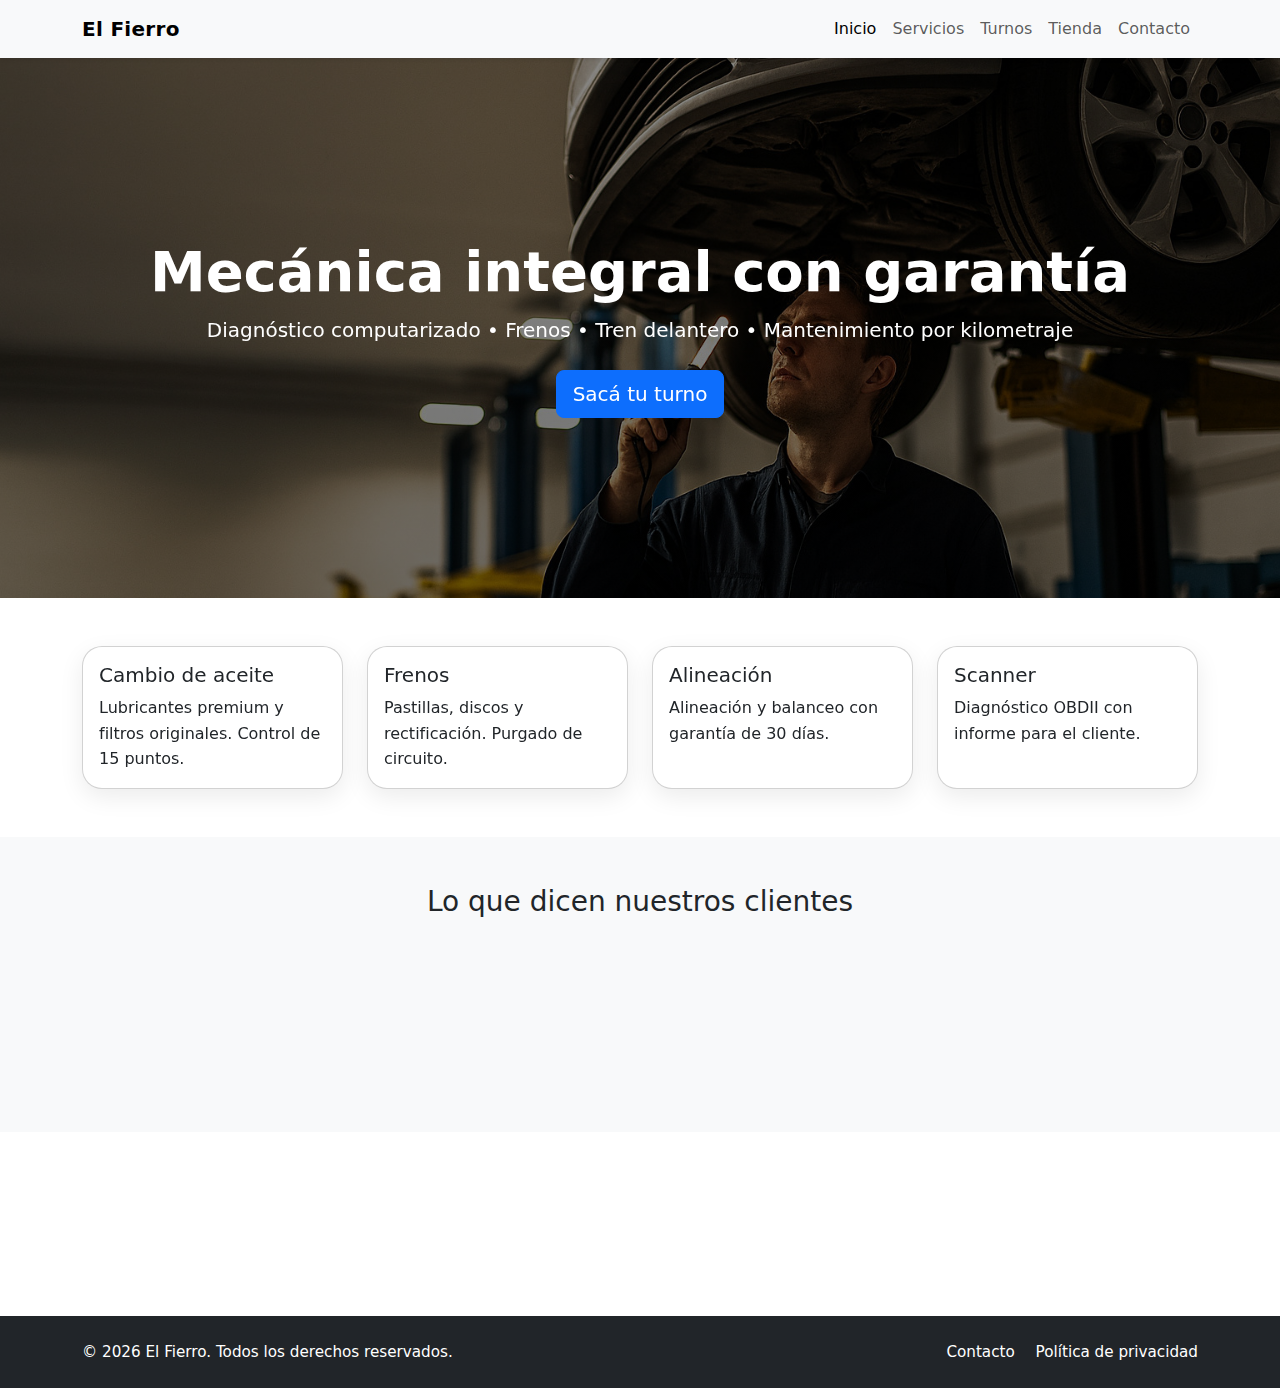
<file: index.html>
<!doctype html>
<html lang="es">
<head>
  <meta charset="utf-8">
  <meta name="viewport" content="width=device-width, initial-scale=1">
  <title>Taller Mecánico El Fierro | Servicio integral automotor en Morón</title>
  <meta name="description" content="El Fierro: mecánica integral, frenos, tren delantero, diagnóstico computarizado, servicio de mantenimiento y más. Turnos online. Morón, Buenos Aires.">
  <link rel="canonical" href="https://tu-dominio-o-github-pages/index.html">
  <link rel="icon" href="assets/img/placeholder-16.png">
  <meta property="og:type" content="website">
  <meta property="og:title" content="Taller Mecánico El Fierro">
  <meta property="og:description" content="Servicio integral automotor. Turnos online. Morón, Buenos Aires.">
  <meta property="og:image" content="https://tu-dominio-o-github-pages/assets/img/hero.jpg">
  <meta property="og:url" content="https://tu-dominio-o-github-pages/">
  <meta name="twitter:card" content="summary_large_image">
  <link href="https://cdn.jsdelivr.net/npm/bootstrap@5.3.3/dist/css/bootstrap.min.css" rel="stylesheet">
  <link href="https://cdn.jsdelivr.net/npm/aos@2.3.4/dist/aos.css" rel="stylesheet">
  <link rel="stylesheet" href="assets/css/styles.css">
  <script type="application/ld+json">
  {"@context":"https://schema.org","@type":"AutoRepair","name":"Taller Mecánico El Fierro","image":"https://tu-dominio-o-github-pages/assets/img/hero.jpg","url":"https://tu-dominio-o-github-pages/","telephone":"+54 11 5555-1234","address":{"@type":"PostalAddress","streetAddress":"Av. Rivadavia 12345","addressLocality":"Morón","addressRegion":"Buenos Aires","postalCode":"1708","addressCountry":"AR"},"openingHours":"Mo-Fr 09:00-19:00","priceRange":"$$","sameAs":["https://www.facebook.com/elfierro.taller","https://www.instagram.com/elfierro.taller"]}
  </script>
</head>
<body>
  <header class="sticky-top shadow-sm" role="banner">
    <nav class="navbar navbar-expand-lg bg-light" aria-label="Navegación principal">
      <div class="container">
        <a class="navbar-brand fw-bold" href="index.html" aria-current="page">El Fierro</a>
        <button class="navbar-toggler" type="button" data-bs-toggle="collapse" data-bs-target="#nav" aria-controls="nav" aria-expanded="false" aria-label="Mostrar menú"><span class="navbar-toggler-icon"></span></button>
        <div class="collapse navbar-collapse" id="nav">
          <ul class="navbar-nav ms-auto mb-2 mb-lg-0">
            <li class="nav-item"><a class="nav-link active" href="index.html" aria-current="page">Inicio</a></li>
            <li class="nav-item"><a class="nav-link" href="servicios.html">Servicios</a></li>
            <li class="nav-item"><a class="nav-link" href="turnos.html">Turnos</a></li>
            <li class="nav-item"><a class="nav-link" href="tienda.html">Tienda</a></li>
            <li class="nav-item"><a class="nav-link" href="contacto.html">Contacto</a></li>
          </ul>
        </div>
      </div>
    </nav>
  </header>
  <section class="hero d-flex align-items-center text-white" style="background-image:url('assets/img/hero.jpg');" role="region" aria-label="Portada">
    <div class="container text-center" data-aos="fade-up">
      <h1 class="display-4 fw-bold">Mecánica integral con garantía</h1>
      <p class="lead">Diagnóstico computarizado • Frenos • Tren delantero • Mantenimiento por kilometraje</p>
      <a class="btn btn-primary btn-lg mt-2" href="turnos.html">Sacá tu turno</a>
    </div>
  </section>
  <section class="py-5" role="region" aria-label="Destacados">
    <div class="container">
      <div class="row g-4">
        <div class="col-12 col-md-6 col-lg-3" data-aos="zoom-in"><div class="feature card h-100"><div class="card-body"><h3 class="h5">Cambio de aceite</h3><p class="mb-0">Lubricantes premium y filtros originales. Control de 15 puntos.</p></div></div></div>
        <div class="col-12 col-md-6 col-lg-3" data-aos="zoom-in" data-aos-delay="100"><div class="feature card h-100"><div class="card-body"><h3 class="h5">Frenos</h3><p class="mb-0">Pastillas, discos y rectificación. Purgado de circuito.</p></div></div></div>
        <div class="col-12 col-md-6 col-lg-3" data-aos="zoom-in" data-aos-delay="200"><div class="feature card h-100"><div class="card-body"><h3 class="h5">Alineación</h3><p class="mb-0">Alineación y balanceo con garantía de 30 días.</p></div></div></div>
        <div class="col-12 col-md-6 col-lg-3" data-aos="zoom-in" data-aos-delay="300"><div class="feature card h-100"><div class="card-body"><h3 class="h5">Scanner</h3><p class="mb-0">Diagnóstico OBDII con informe para el cliente.</p></div></div></div>
      </div>
    </div>
  </section>
  <section class="py-5 bg-light" aria-label="Reseñas de clientes">
    <div class="container">
      <h2 class="h3 text-center mb-4">Lo que dicen nuestros clientes</h2>
      <div class="row g-4">
        <div class="col-md-4" data-aos="fade-right"><blockquote class="blockquote card h-100 p-3"><p>"Rápidos y súper claros. Volví a la ruta en el día."</p><footer class="blockquote-footer">Mariana, Ituzaingó</footer></blockquote></div>
        <div class="col-md-4" data-aos="fade-up"><blockquote class="blockquote card h-100 p-3"><p>"Me explicaron todo con detalle. Precios acordes."</p><footer class="blockquote-footer">Carlos, Haedo</footer></blockquote></div>
        <div class="col-md-4" data-aos="fade-left"><blockquote class="blockquote card h-100 p-3"><p>"La alineación quedó perfecta. Recomiendo."</p><footer class="blockquote-footer">Lucía, Morón</footer></blockquote></div>
      </div>
    </div>
  </section>
  <section class="py-5 text-center" aria-label="Llamado a la acción">
    <div class="container" data-aos="zoom-in"><h2 class="h3">¿Listo para mantener tu vehículo al día?</h2><a class="btn btn-outline-primary mt-2" href="servicios.html">Ver servicios</a></div>
  </section>
  <footer class="py-4 bg-dark text-white" role="contentinfo">
    <div class="container d-flex flex-column flex-md-row justify-content-between align-items-center gap-2">
      <p class="mb-0">© <span id="year"></span> El Fierro. Todos los derechos reservados.</p>
      <nav aria-label="Enlaces legales">
        <a class="text-white text-decoration-none me-3" href="contacto.html">Contacto</a>
        <a class="text-white text-decoration-none" href="#">Política de privacidad</a>
      </nav>
    </div>
  </footer>
  <script src="https://cdn.jsdelivr.net/npm/bootstrap@5.3.3/dist/js/bootstrap.bundle.min.js"></script>
  <script src="https://cdn.jsdelivr.net/npm/aos@2.3.4/dist/aos.js"></script>
  <script src="assets/js/main.js"></script>
</body>
</html>
</file>
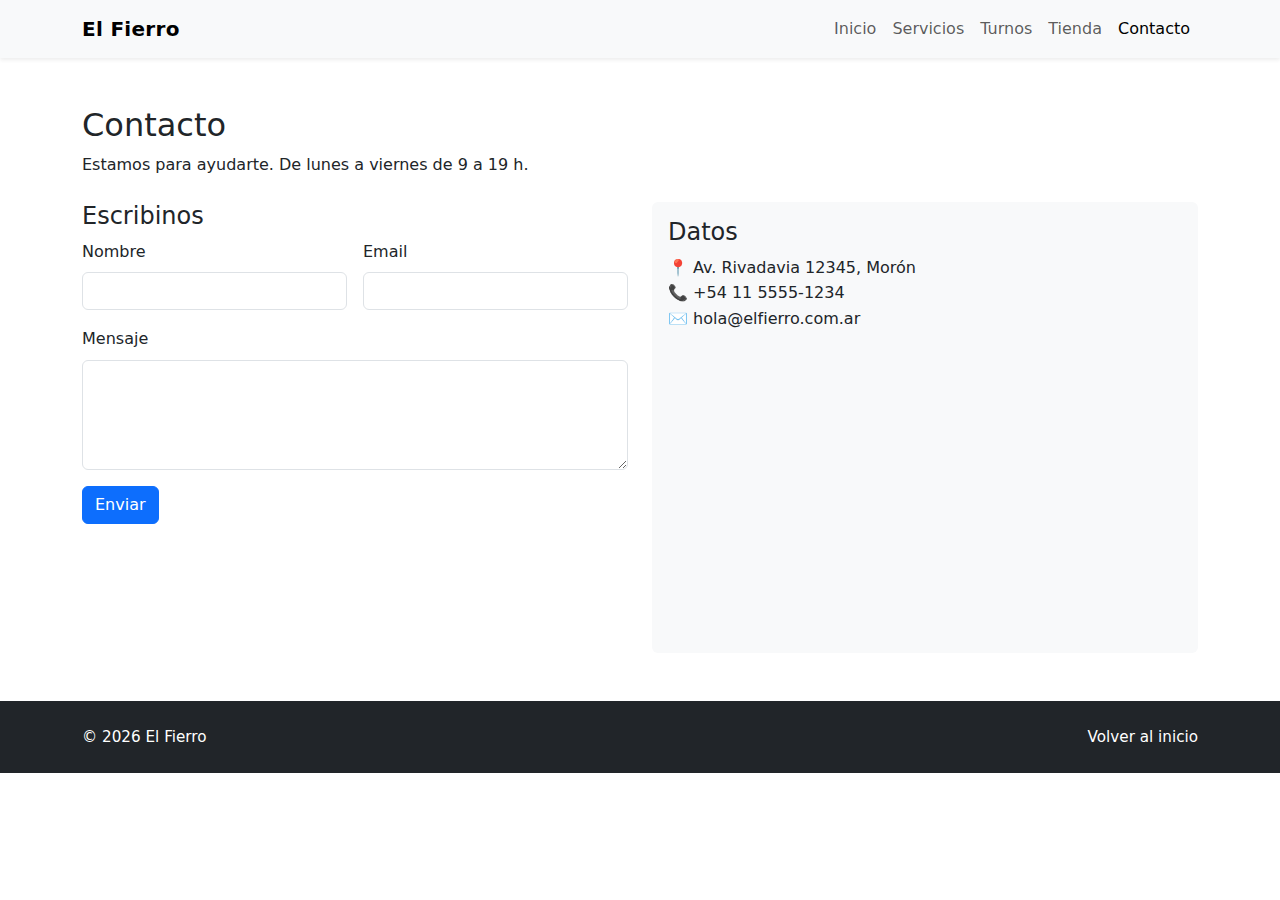
<file: contacto.html>
<!doctype html>
<html lang="es">
<head>
  <meta charset="utf-8">
  <meta name="viewport" content="width=device-width, initial-scale=1">
  <title>Contacto | Taller Mecánico El Fierro</title>
  <meta name="description" content="Contactanos por WhatsApp, email o visitanos en Morón. Envíanos tu consulta.">
  <link rel="canonical" href="https://tu-dominio-o-github-pages/contacto.html">
  <link href="https://cdn.jsdelivr.net/npm/bootstrap@5.3.3/dist/css/bootstrap.min.css" rel="stylesheet">
  <link href="https://cdn.jsdelivr.net/npm/aos@2.3.4/dist/aos.css" rel="stylesheet">
  <link rel="stylesheet" href="assets/css/styles.css">
</head>
<body>
  <header class="sticky-top shadow-sm">
    <nav class="navbar navbar-expand-lg bg-light" aria-label="Navegación principal">
      <div class="container">
        <a class="navbar-brand fw-bold" href="index.html">El Fierro</a>
        <button class="navbar-toggler" type="button" data-bs-toggle="collapse" data-bs-target="#nav" aria-controls="nav" aria-expanded="false" aria-label="Mostrar menú">
          <span class="navbar-toggler-icon"></span>
        </button>
        <div class="collapse navbar-collapse" id="nav">
          <ul class="navbar-nav ms-auto mb-2 mb-lg-0">
            <li class="nav-item"><a class="nav-link" href="index.html">Inicio</a></li>
            <li class="nav-item"><a class="nav-link" href="servicios.html">Servicios</a></li>
            <li class="nav-item"><a class="nav-link" href="turnos.html">Turnos</a></li>
            <li class="nav-item"><a class="nav-link" href="tienda.html">Tienda</a></li>
            <li class="nav-item"><a class="nav-link active" aria-current="page" href="contacto.html">Contacto</a></li>
          </ul>
        </div>
      </div>
    </nav>
  </header>

  <main class="container py-5">
    <header class="mb-4">
      <h1 class="h2">Contacto</h1>
      <p>Estamos para ayudarte. De lunes a viernes de 9 a 19 h.</p>
    </header>

    <div class="row g-4">
      <section class="col-md-6" aria-labelledby="titulo-form">
        <h2 id="titulo-form" class="h4">Escribinos</h2>
        <form id="form-contacto" class="row g-3" novalidate>
          <div class="col-sm-6">
            <label for="c-nombre" class="form-label">Nombre</label>
            <input type="text" id="c-nombre" class="form-control" required>
            <div class="invalid-feedback">Ingresá tu nombre.</div>
          </div>
          <div class="col-sm-6">
            <label for="c-email" class="form-label">Email</label>
            <input type="email" id="c-email" class="form-control" required>
            <div class="invalid-feedback">Ingresá un email válido.</div>
          </div>
          <div class="col-12">
            <label for="c-msg" class="form-label">Mensaje</label>
            <textarea id="c-msg" class="form-control" rows="4" required></textarea>
            <div class="invalid-feedback">Escribí tu consulta.</div>
          </div>
          <div class="col-12">
            <button class="btn btn-primary" type="submit">Enviar</button>
            <span id="contacto-ok" class="ms-2 text-success d-none" role="status" aria-live="polite">✔ Mensaje enviado.</span>
          </div>
        </form>
      </section>

      <aside class="col-md-6" aria-label="Datos de contacto y mapa">
        <div class="p-3 bg-light rounded h-100">
          <h2 class="h4">Datos</h2>
          <ul class="list-unstyled mb-3">
            <li>📍 Av. Rivadavia 12345, Morón</li>
            <li>📞 +54 11 5555-1234</li>
            <li>✉️ hola@elfierro.com.ar</li>
          </ul>
          <div class="ratio ratio-16x9 rounded overflow-hidden">
            <iframe title="Mapa del taller" loading="lazy" referrerpolicy="no-referrer-when-downgrade" src="https://www.google.com/maps?q=Mor%C3%B3n%2C%20Buenos%20Aires&output=embed"></iframe>
          </div>
        </div>
      </aside>
    </div>
  </main>

  <footer class="py-4 bg-dark text-white">
    <div class="container d-flex flex-column flex-md-row justify-content-between align-items-center gap-2">
      <p class="mb-0">© <span id="year"></span> El Fierro</p>
      <a class="text-white text-decoration-none" href="index.html">Volver al inicio</a>
    </div>
  </footer>

  <script src="https://cdn.jsdelivr.net/npm/bootstrap@5.3.3/dist/js/bootstrap.bundle.min.js"></script>
  <script src="https://cdn.jsdelivr.net/npm/aos@2.3.4/dist/aos.js"></script>
  <script src="assets/js/main.js"></script>
</body>
</html>
</file>
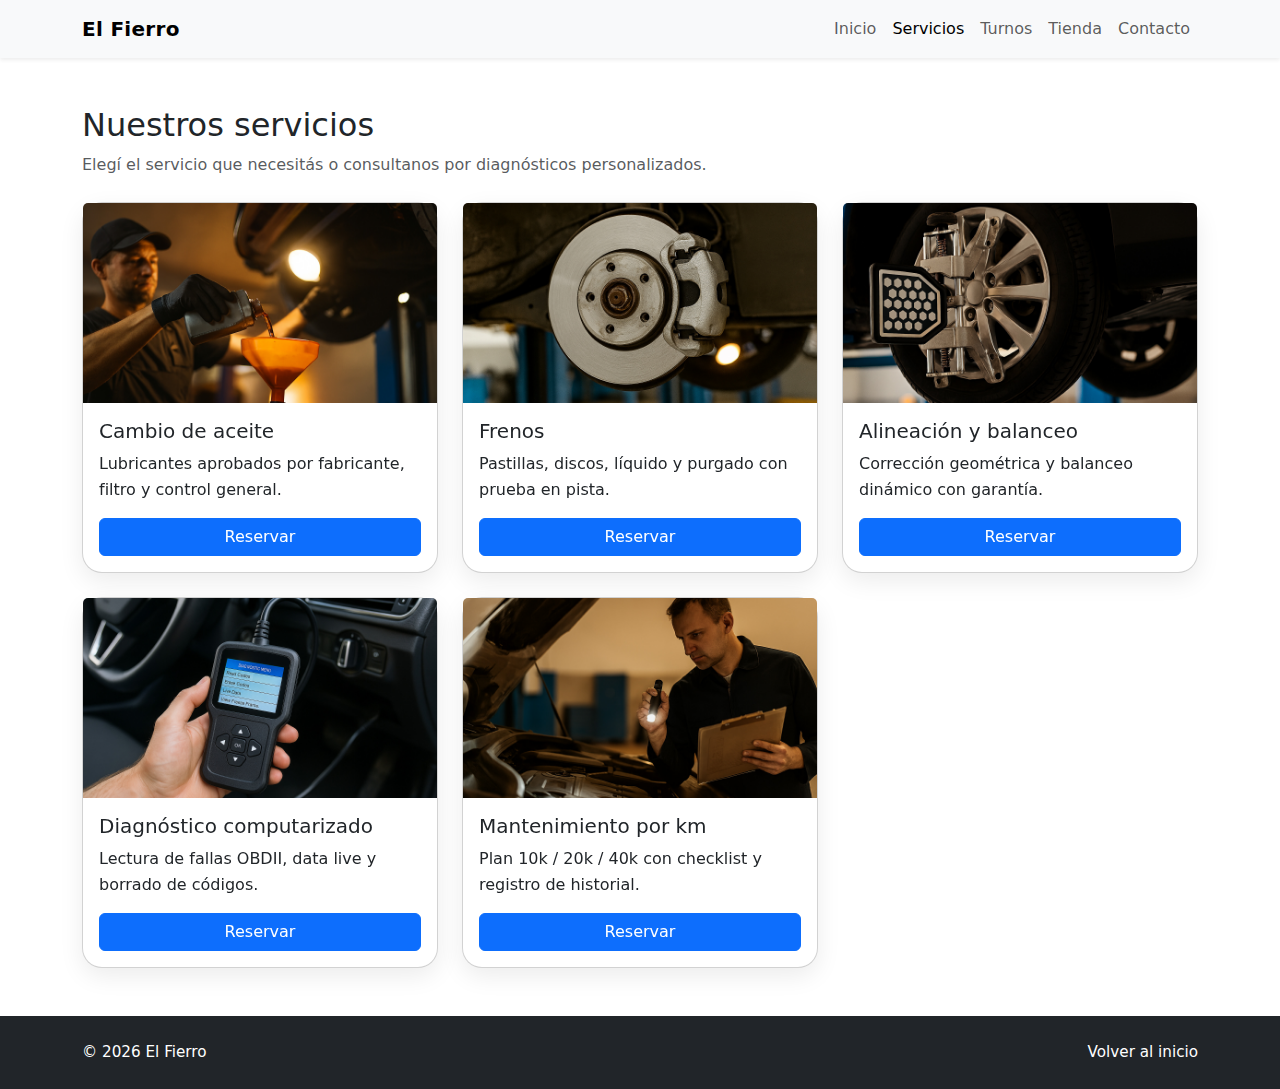
<file: servicios.html>
<!doctype html>
<html lang="es">
<head>
  <meta charset="utf-8">
  <meta name="viewport" content="width=device-width, initial-scale=1">
  <title>Servicios | Taller Mecánico El Fierro</title>
  <meta name="description" content="Listado de servicios: cambio de aceite, frenos, suspensión, alineación y balanceo, diagnóstico computarizado, mantenimiento por kilometraje.">
  <link rel="canonical" href="https://tu-dominio-o-github-pages/servicios.html">
  <link href="https://cdn.jsdelivr.net/npm/bootstrap@5.3.3/dist/css/bootstrap.min.css" rel="stylesheet">
  <link href="https://cdn.jsdelivr.net/npm/aos@2.3.4/dist/aos.css" rel="stylesheet">
  <link rel="stylesheet" href="assets/css/styles.css">
</head>
<body>
  <header class="sticky-top shadow-sm">
    <nav class="navbar navbar-expand-lg bg-light" aria-label="Navegación principal">
      <div class="container">
        <a class="navbar-brand fw-bold" href="index.html">El Fierro</a>
        <button class="navbar-toggler" type="button" data-bs-toggle="collapse" data-bs-target="#nav" aria-controls="nav" aria-expanded="false" aria-label="Mostrar menú">
          <span class="navbar-toggler-icon"></span>
        </button>
        <div class="collapse navbar-collapse" id="nav">
          <ul class="navbar-nav ms-auto mb-2 mb-lg-0">
            <li class="nav-item"><a class="nav-link" href="index.html">Inicio</a></li>
            <li class="nav-item"><a class="nav-link active" aria-current="page" href="servicios.html">Servicios</a></li>
            <li class="nav-item"><a class="nav-link" href="turnos.html">Turnos</a></li>
            <li class="nav-item"><a class="nav-link" href="tienda.html">Tienda</a></li>
            <li class="nav-item"><a class="nav-link" href="contacto.html">Contacto</a></li>
          </ul>
        </div>
      </div>
    </nav>
  </header>

  <main class="py-5 container">
    <header class="mb-4">
      <h1 class="h2">Nuestros servicios</h1>
      <p class="text-muted">Elegí el servicio que necesitás o consultanos por diagnósticos personalizados.</p>
    </header>

    <div class="row g-4">
      <article class="col-md-6 col-lg-4" data-aos="fade-up">
        <div class="card h-100 service-card">
          <img src="assets/img/cambio-aceite.jpg" class="card-img-top" alt="Cambio de aceite y filtro en taller">
          <div class="card-body d-flex flex-column">
            <h2 class="h5">Cambio de aceite</h2>
            <p>Lubricantes aprobados por fabricante, filtro y control general.</p>
            <a href="turnos.html#form-turno" class="btn btn-primary mt-auto">Reservar</a>
          </div>
        </div>
      </article>

      <article class="col-md-6 col-lg-4" data-aos="fade-up" data-aos-delay="100">
        <div class="card h-100 service-card">
          <img src="assets/img/frenos.jpg" class="card-img-top" alt="Servicio de frenos, reemplazo de pastillas y discos">
          <div class="card-body d-flex flex-column">
            <h2 class="h5">Frenos</h2>
            <p>Pastillas, discos, líquido y purgado con prueba en pista.</p>
            <a href="turnos.html#form-turno" class="btn btn-primary mt-auto">Reservar</a>
          </div>
        </div>
      </article>

      <article class="col-md-6 col-lg-4" data-aos="fade-up" data-aos-delay="200">
        <div class="card h-100 service-card">
          <img src="assets/img/alineacion.jpg" class="card-img-top" alt="Alineación y balanceo de ruedas">
          <div class="card-body d-flex flex-column">
            <h2 class="h5">Alineación y balanceo</h2>
            <p>Corrección geométrica y balanceo dinámico con garantía.</p>
            <a href="turnos.html#form-turno" class="btn btn-primary mt-auto">Reservar</a>
          </div>
        </div>
      </article>

      <article class="col-md-6 col-lg-4" data-aos="fade-up">
        <div class="card h-100 service-card">
          <img src="assets/img/mecanico-1.jpg" class="card-img-top" alt="Diagnóstico computarizado con scanner OBDII">
          <div class="card-body d-flex flex-column">
            <h2 class="h5">Diagnóstico computarizado</h2>
            <p>Lectura de fallas OBDII, data live y borrado de códigos.</p>
            <a href="turnos.html#form-turno" class="btn btn-primary mt-auto">Reservar</a>
          </div>
        </div>
      </article>

      <article class="col-md-6 col-lg-4" data-aos="fade-up" data-aos-delay="100">
        <div class="card h-100 service-card">
          <img src="assets/img/mecanico-2.jpg" class="card-img-top" alt="Mantenimiento por kilometraje">
          <div class="card-body d-flex flex-column">
            <h2 class="h5">Mantenimiento por km</h2>
            <p>Plan 10k / 20k / 40k con checklist y registro de historial.</p>
            <a href="turnos.html#form-turno" class="btn btn-primary mt-auto">Reservar</a>
          </div>
        </div>
      </article>
    </div>
  </main>

  <footer class="py-4 bg-dark text-white">
    <div class="container d-flex flex-column flex-md-row justify-content-between align-items-center gap-2">
      <p class="mb-0">© <span id="year"></span> El Fierro</p>
      <a class="text-white text-decoration-none" href="index.html">Volver al inicio</a>
    </div>
  </footer>

  <script src="https://cdn.jsdelivr.net/npm/bootstrap@5.3.3/dist/js/bootstrap.bundle.min.js"></script>
  <script src="https://cdn.jsdelivr.net/npm/aos@2.3.4/dist/aos.js"></script>
  <script src="assets/js/main.js"></script>
</body>
</html>
</file>
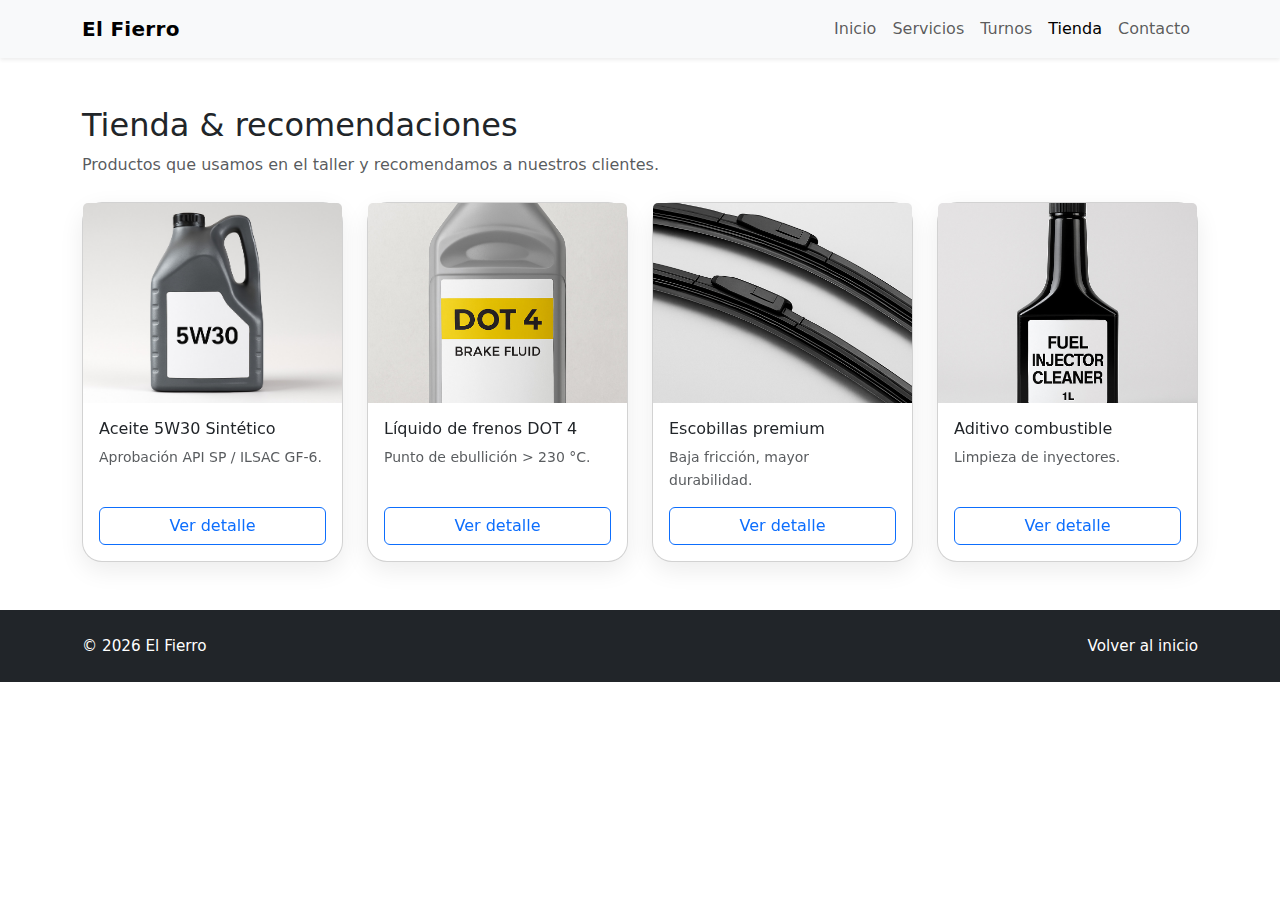
<file: tienda.html>
<!doctype html>
<html lang="es">
<head>
  <meta charset="utf-8">
  <meta name="viewport" content="width=device-width, initial-scale=1">
  <title>Tienda | Taller Mecánico El Fierro</title>
  <meta name="description" content="Accesorios y repuestos recomendados: lubricantes, escobillas, aditivos y más.">
  <link rel="canonical" href="https://tu-dominio-o-github-pages/tienda.html">
  <link href="https://cdn.jsdelivr.net/npm/bootstrap@5.3.3/dist/css/bootstrap.min.css" rel="stylesheet">
  <link href="https://cdn.jsdelivr.net/npm/aos@2.3.4/dist/aos.css" rel="stylesheet">
  <link rel="stylesheet" href="assets/css/styles.css">
</head>
<body>
  <header class="sticky-top shadow-sm">
    <nav class="navbar navbar-expand-lg bg-light" aria-label="Navegación principal">
      <div class="container">
        <a class="navbar-brand fw-bold" href="index.html">El Fierro</a>
        <button class="navbar-toggler" type="button" data-bs-toggle="collapse" data-bs-target="#nav" aria-controls="nav" aria-expanded="false" aria-label="Mostrar menú">
          <span class="navbar-toggler-icon"></span>
        </button>
        <div class="collapse navbar-collapse" id="nav">
          <ul class="navbar-nav ms-auto mb-2 mb-lg-0">
            <li class="nav-item"><a class="nav-link" href="index.html">Inicio</a></li>
            <li class="nav-item"><a class="nav-link" href="servicios.html">Servicios</a></li>
            <li class="nav-item"><a class="nav-link" href="turnos.html">Turnos</a></li>
            <li class="nav-item"><a class="nav-link active" aria-current="page" href="tienda.html">Tienda</a></li>
            <li class="nav-item"><a class="nav-link" href="contacto.html">Contacto</a></li>
          </ul>
        </div>
      </div>
    </nav>
  </header>

  <main class="container py-5">
    <header class="mb-4">
      <h1 class="h2">Tienda & recomendaciones</h1>
      <p class="text-muted">Productos que usamos en el taller y recomendamos a nuestros clientes.</p>
    </header>

    <div class="row row-cols-1 row-cols-sm-2 row-cols-lg-4 g-4">
      <div class="col" data-aos="fade-up">
        <div class="card h-100 product-card">
          <img src="assets/img/placeholder-1.jpg" class="card-img-top" alt="Aceite sintético 5W30">
          <div class="card-body d-flex flex-column">
            <h2 class="h6">Aceite 5W30 Sintético</h2>
            <p class="small text-muted">Aprobación API SP / ILSAC GF-6.</p>
            <a href="#" class="btn btn-outline-primary mt-auto" aria-label="Ver detalle Aceite 5W30">Ver detalle</a>
          </div>
        </div>
      </div>
      <div class="col" data-aos="fade-up" data-aos-delay="100">
        <div class="card h-100 product-card">
          <img src="assets/img/placeholder-2.jpg" class="card-img-top" alt="Líquido de frenos DOT 4">
          <div class="card-body d-flex flex-column">
            <h2 class="h6">Líquido de frenos DOT 4</h2>
            <p class="small text-muted">Punto de ebullición > 230 °C.</p>
            <a href="#" class="btn btn-outline-primary mt-auto">Ver detalle</a>
          </div>
        </div>
      </div>
      <div class="col" data-aos="fade-up" data-aos-delay="200">
        <div class="card h-100 product-card">
          <img src="assets/img/placeholder-3.jpg" class="card-img-top" alt="Escobillas limpiaparabrisas">
          <div class="card-body d-flex flex-column">
            <h2 class="h6">Escobillas premium</h2>
            <p class="small text-muted">Baja fricción, mayor durabilidad.</p>
            <a href="#" class="btn btn-outline-primary mt-auto">Ver detalle</a>
          </div>
        </div>
      </div>
      <div class="col" data-aos="fade-up" data-aos-delay="300">
        <div class="card h-100 product-card">
          <img src="assets/img/placeholder-4.jpg" class="card-img-top" alt="Aditivo para combustible">
          <div class="card-body d-flex flex-column">
            <h2 class="h6">Aditivo combustible</h2>
            <p class="small text-muted">Limpieza de inyectores.</p>
            <a href="#" class="btn btn-outline-primary mt-auto">Ver detalle</a>
          </div>
        </div>
      </div>
    </div>
  </main>

  <footer class="py-4 bg-dark text-white">
    <div class="container d-flex flex-column flex-md-row justify-content-between align-items-center gap-2">
      <p class="mb-0">© <span id="year"></span> El Fierro</p>
      <a class="text-white text-decoration-none" href="index.html">Volver al inicio</a>
    </div>
  </footer>

  <script src="https://cdn.jsdelivr.net/npm/bootstrap@5.3.3/dist/js/bootstrap.bundle.min.js"></script>
  <script src="https://cdn.jsdelivr.net/npm/aos@2.3.4/dist/aos.js"></script>
  <script src="assets/js/main.js"></script>
</body>
</html>
</file>
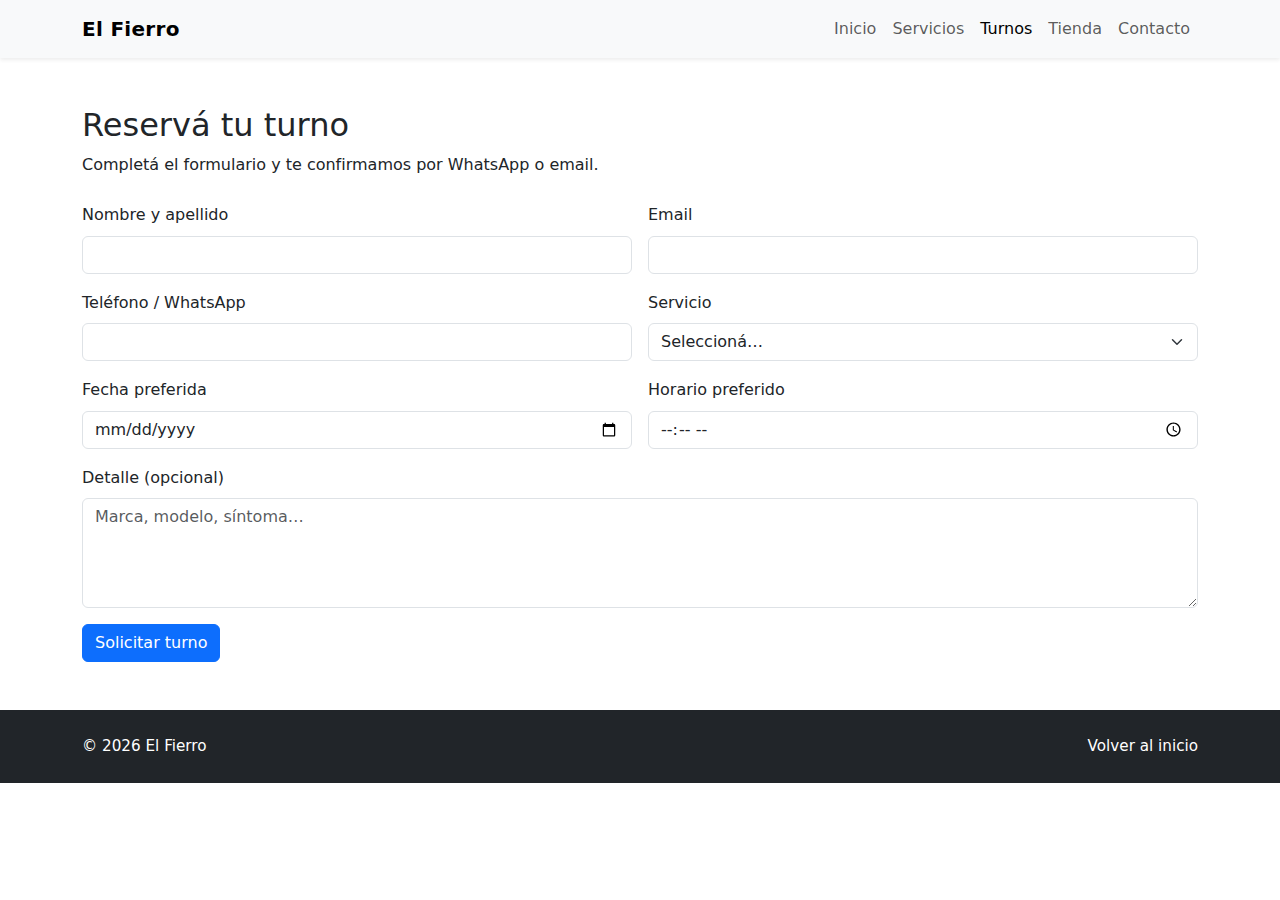
<file: turnos.html>
<!doctype html>
<html lang="es">
<head>
  <meta charset="utf-8">
  <meta name="viewport" content="width=device-width, initial-scale=1">
  <title>Turnos | Taller Mecánico El Fierro</title>
  <meta name="description" content="Reservá tu turno online para cambio de aceite, frenos, alineación, diagnóstico y más.">
  <link rel="canonical" href="https://tu-dominio-o-github-pages/turnos.html">
  <link href="https://cdn.jsdelivr.net/npm/bootstrap@5.3.3/dist/css/bootstrap.min.css" rel="stylesheet">
  <link href="https://cdn.jsdelivr.net/npm/aos@2.3.4/dist/aos.css" rel="stylesheet">
  <link rel="stylesheet" href="assets/css/styles.css">
</head>
<body>
  <header class="sticky-top shadow-sm">
    <nav class="navbar navbar-expand-lg bg-light" aria-label="Navegación principal">
      <div class="container">
        <a class="navbar-brand fw-bold" href="index.html">El Fierro</a>
        <button class="navbar-toggler" type="button" data-bs-toggle="collapse" data-bs-target="#nav" aria-controls="nav" aria-expanded="false" aria-label="Mostrar menú">
          <span class="navbar-toggler-icon"></span>
        </button>
        <div class="collapse navbar-collapse" id="nav">
          <ul class="navbar-nav ms-auto mb-2 mb-lg-0">
            <li class="nav-item"><a class="nav-link" href="index.html">Inicio</a></li>
            <li class="nav-item"><a class="nav-link" href="servicios.html">Servicios</a></li>
            <li class="nav-item"><a class="nav-link active" aria-current="page" href="turnos.html">Turnos</a></li>
            <li class="nav-item"><a class="nav-link" href="tienda.html">Tienda</a></li>
            <li class="nav-item"><a class="nav-link" href="contacto.html">Contacto</a></li>
          </ul>
        </div>
      </div>
    </nav>
  </header>

  <main class="container py-5">
    <header class="mb-4">
      <h1 class="h2">Reservá tu turno</h1>
      <p>Completá el formulario y te confirmamos por WhatsApp o email.</p>
    </header>

    <form id="form-turno" class="row g-3" novalidate>
      <div class="col-md-6">
        <label for="nombre" class="form-label">Nombre y apellido</label>
        <input type="text" class="form-control" id="nombre" name="nombre" required aria-required="true">
        <div class="invalid-feedback">Ingresá tu nombre.</div>
      </div>
      <div class="col-md-6">
        <label for="email" class="form-label">Email</label>
        <input type="email" class="form-control" id="email" name="email" required aria-required="true">
        <div class="invalid-feedback">Ingresá un email válido.</div>
      </div>
      <div class="col-md-6">
        <label for="telefono" class="form-label">Teléfono / WhatsApp</label>
        <input type="tel" class="form-control" id="telefono" name="telefono" required>
        <div class="invalid-feedback">Ingresá tu teléfono.</div>
      </div>
      <div class="col-md-6">
        <label for="servicio" class="form-label">Servicio</label>
        <select id="servicio" name="servicio" class="form-select" required>
          <option value="" selected disabled>Seleccioná…</option>
          <option>Cambio de aceite</option>
          <option>Frenos</option>
          <option>Alineación y balanceo</option>
          <option>Diagnóstico OBDII</option>
          <option>Mantenimiento por km</option>
        </select>
        <div class="invalid-feedback">Seleccioná un servicio.</div>
      </div>
      <div class="col-md-6">
        <label for="fecha" class="form-label">Fecha preferida</label>
        <input type="date" id="fecha" name="fecha" class="form-control" required>
        <div class="invalid-feedback">Elegí una fecha.</div>
      </div>
      <div class="col-md-6">
        <label for="hora" class="form-label">Horario preferido</label>
        <input type="time" id="hora" name="hora" class="form-control" required>
        <div class="invalid-feedback">Elegí un horario.</div>
      </div>
      <div class="col-12">
        <label for="detalle" class="form-label">Detalle (opcional)</label>
        <textarea id="detalle" name="detalle" class="form-control" rows="4" placeholder="Marca, modelo, síntoma…"></textarea>
      </div>
      <div class="col-12">
        <button class="btn btn-primary" type="submit">Solicitar turno</button>
        <span id="turno-ok" class="ms-2 text-success d-none" role="status" aria-live="polite">✔ Turno enviado. Te contactamos a la brevedad.</span>
      </div>
    </form>
  </main>

  <footer class="py-4 bg-dark text-white">
    <div class="container d-flex flex-column flex-md-row justify-content-between align-items-center gap-2">
      <p class="mb-0">© <span id="year"></span> El Fierro</p>
      <a class="text-white text-decoration-none" href="index.html">Volver al inicio</a>
    </div>
  </footer>

  <script src="https://cdn.jsdelivr.net/npm/bootstrap@5.3.3/dist/js/bootstrap.bundle.min.js"></script>
  <script src="https://cdn.jsdelivr.net/npm/aos@2.3.4/dist/aos.js"></script>
  <script src="assets/js/main.js"></script>
</body>
</html>
</file>
<file: assets/css/styles.css>
:root{color-scheme:light}html{scroll-behavior:smooth}body{font-family:system-ui,-apple-system,"Segoe UI",Roboto,Ubuntu,"Helvetica Neue",Arial,sans-serif;line-height:1.6}.navbar-brand{letter-spacing:.3px}.hero{min-height:60vh;background-size:cover;background-position:center;position:relative}.hero::after{content:"";position:absolute;inset:0;background:linear-gradient(180deg,rgba(0,0,0,.45),rgba(0,0,0,.55))}.hero .container{position:relative;z-index:1}.card{border-radius:1.25rem;box-shadow:0 8px 24px rgba(0,0,0,.08)}.feature.card:hover{transform:translateY(-2px);transition:transform .2s ease}.service-card img,.product-card img{object-fit:cover;height:200px}.section-muted{background:#f8f9fa}@media (min-width:992px){.testimonios-grid{display:grid;grid-template-columns:repeat(3,1fr);gap:1.25rem}}.btn{transition:transform .2s ease,box-shadow .2s ease}.btn:hover{transform:translateY(-1px);box-shadow:0 6px 18px rgba(13,110,253,.2)}footer{font-size:.95rem}
</file>
